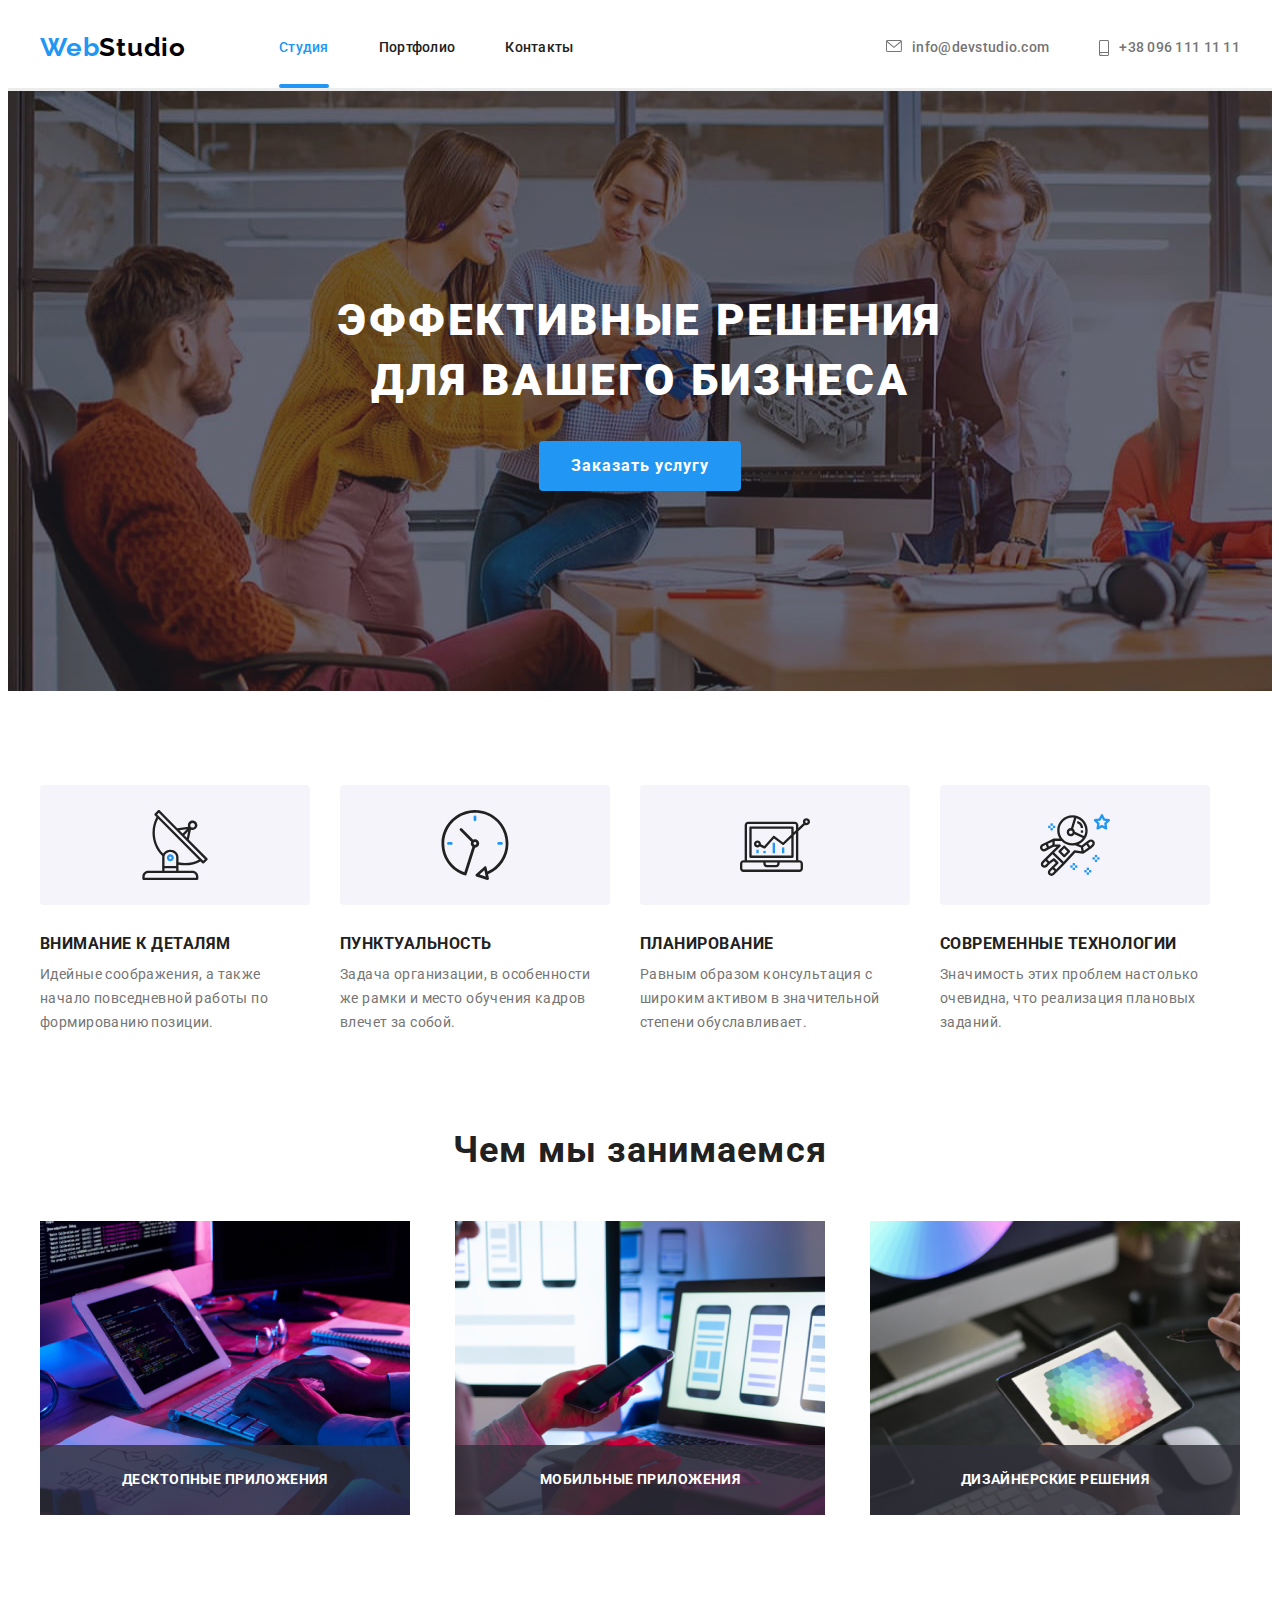
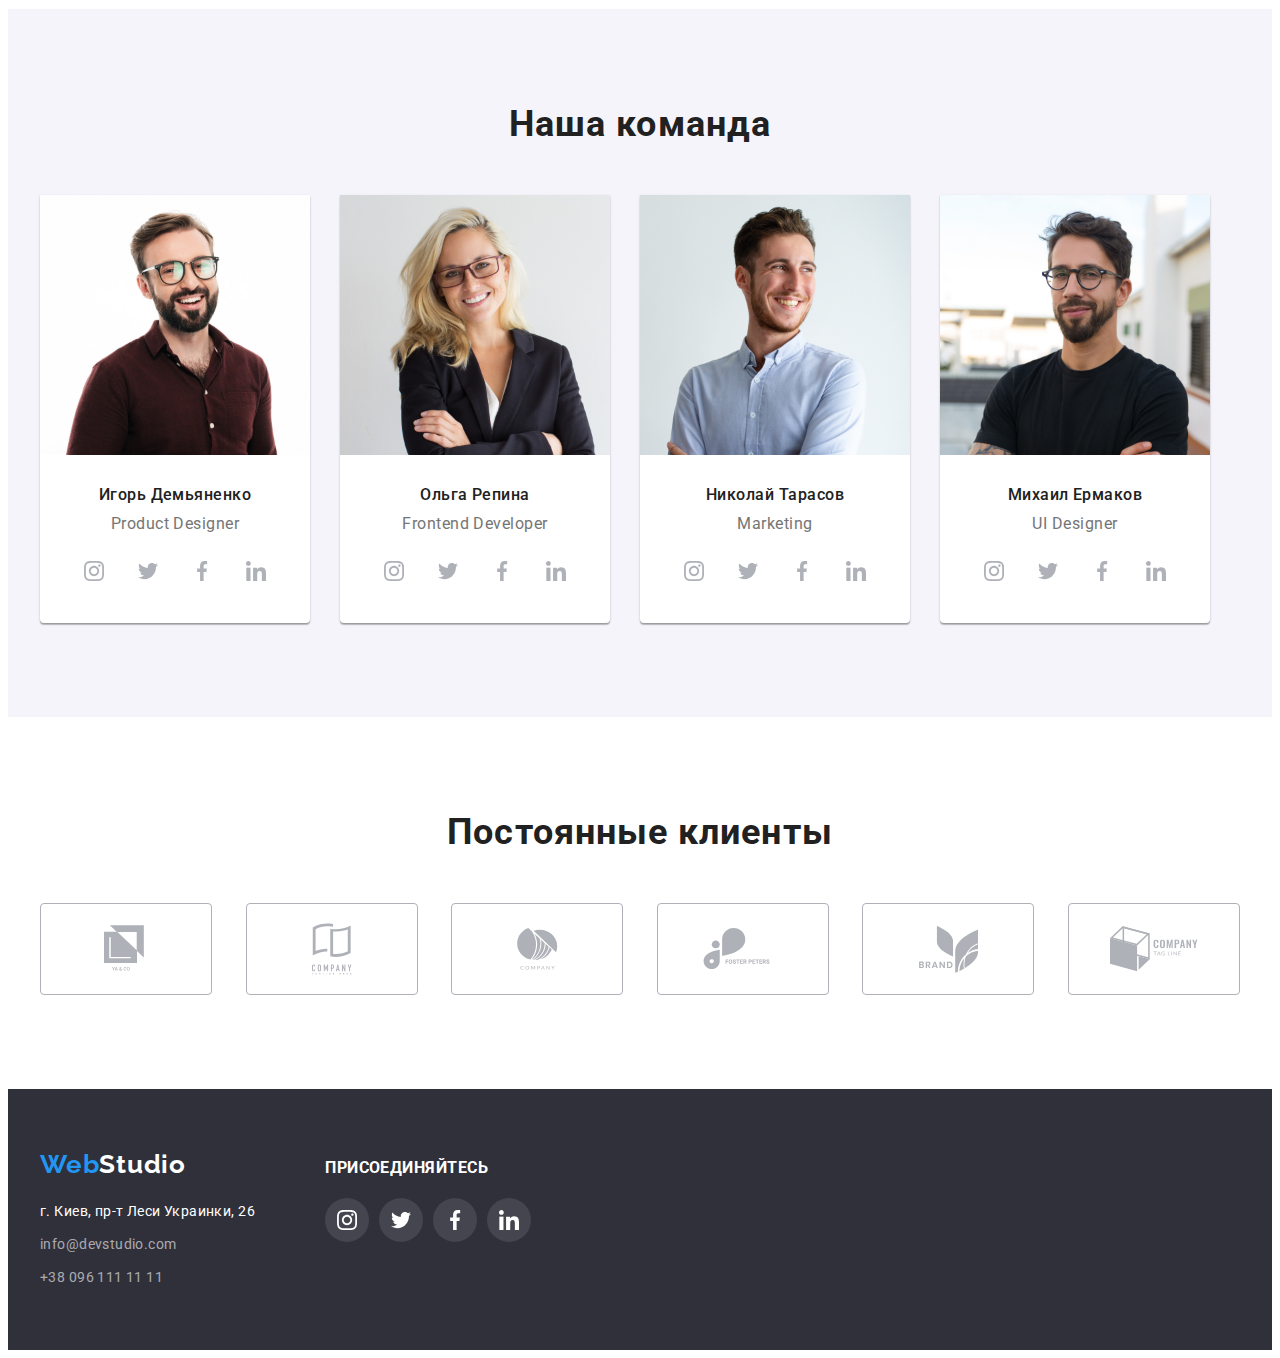
<file: index.html>
<!DOCTYPE html>
<html lang="ru">

<head>
    <meta charset="UTF-8">
    <meta http-equiv="X-UA-Compatible" content="IE=edge">
    <meta name="viewport" content="width=device-width, initial-scale=1.0">
    <title>Вебстудия</title>
    <link rel="stylesheet" href="https://cdnjs.cloudflare.com/ajax/libs/modern-normalize/1.0.0/modern-normalize.css"
        integrity="sha512-Zx6MlUMKSVJoQ+83OwhdILe8cSEsCzfqThJd7J/VA2UrK6Ctj85p+xzqfyuNXE5B1k25uUdmJ2OzItbBy9GHAQ=="
        crossorigin="anonymous" />
    <link rel="preconnect" href="https://fonts.gstatic.com">
        <link href="https://fonts.googleapis.com/css2?family=Raleway:wght@700&family=Roboto:wght@400;500;700;900&display=swap"
        rel="stylesheet">
    <link rel="stylesheet" href="./CSS/styles.css">
</head>

<body>
    <header class="header">
        <div class="container">
            <nav class="menu">
                <a class="link logo" href="index.html"><span class="logo-web-part">Web</span>Studio</a>
                <ul class="navigation-list list">
                <li class="navigation-item">
                    <a class="active-navigation-link navigation-link link" href="./index.html">Студия</a>
                </li>
                <li class="navigation-item">
                    <a class="navigation-link link" href="./portfolio.html">Портфолио</a>
                </li>
                <li class="navigation-item">
                    <a class="navigation-link link" href="">Контакты</a>
                </li>
            </ul>
            </nav>
            <ul class="contact-list list">
                <li class="header-contact">
                    <a class="header-contacts link" href="mailto:info@devstudio.com">
                    <svg width="16" height="12" class="contact-icons">
                        <use href="./images/sprite.svg#icon-envelope"></use>
                    </svg>
                    info@devstudio.com</a>
                </li>
                <li class="header-contact">
                    <a class="header-contacts link" href="tel:+380961111111">
                        <svg width="10" height="16" class="contact-icons">
                            <use href="./images/sprite.svg#icon-smartphone"></use>
                        </svg>
                    +38 096 111 11 11</a>
                </li>
            </ul>
        </div>
    </header>
    <main>
        <!--HERO-->
        <section class="hero">
            <div class="container">
                <h1 class="main-title">Эффективные решения для вашего бизнеса</h1>
                <button type="button" data-modal-open class="modal-btn">Заказать услугу</button>
            </div>
        </section>
        <!-- ABOUT -->
        <section class="about section">
            <div class="container">
                <h2 class="visually-hidden">Наши преимущества</h2>
                <ul class="list about-list">
                <li class="about-element">
                    <div class="about-img-containers">
                        <svg width="70" height="70" class="about-img">
                            <use href="./images/sprite.svg#icon-antenna"></use>
                        </svg>
                    </div>
                    <h3 class="about-list-item">Внимание к деталям</h3>
                    <p class="about-list-text">Идейные соображения, а также начало повседневной работы по формированию позиции.</p>
                </li>
                <li class="about-element">
                    <div class="about-img-containers">
                        <svg width="70" height="70" class="about-img">
                            <use href="./images/sprite.svg#icon-clock"></use>
                        </svg>
                    </div>
                    <h3 class="about-list-item">Пунктуальность</h3>
                    <p class="about-list-text">Задача организации, в особенности же рамки и место обучения кадров влечет за собой.</p>
                </li>
                <li class="about-element">
                    <div class="about-img-containers">
                        <svg width="70" height="70" class="about-img">
                            <use href="./images/sprite.svg#icon-diagram"></use>
                        </svg>
                    </div>
                    <h3 class="about-list-item">Планирование</h3>
                    <p class="about-list-text">Равным образом консультация с широким активом в значительной степени обуславливает.</p>
                </li>
                <li class="about-element">
                    <div class="about-img-containers">
                        <svg width="70" height="70" class="about-img">
                            <use href="./images/sprite.svg#icon-astronaut"></use>
                        </svg>
                    </div>
                    <h3 class="about-list-item">Современные технологии</h3>
                    <p class="about-list-text">Значимость этих проблем настолько очевидна, что реализация плановых заданий.</p>
                </li>
                </ul>
            </div>
        </section>
        <!--what we do-->
        <section class="what-we-do section">
            <div class="container">
                <h2 class="title">Чем мы занимаемся</h2>
                <ul class="we-do-list list">
                    <li class="we-do_item">
                        <img src="./images/what-we-do/box-1.jpg" width="370" height="294" alt="программист набирает код на клавиатуре">
                        <p class="we-do_decription">Десктопные приложения</p>
                    </li>
                    <li class="we-do_item">
                        <img src="./images/what-we-do/box-2.jpg" width="370" height="294" alt="дизайнер рисует  мобильное приложение">
                        <p class="we-do_decription">Мобильные приложения</p>
                    </li>
                    <li class="we-do_item">
                        <img src="./images/what-we-do/box-3.jpg" width="370" height="294" alt="дизайнер выбирает цвет на планшете">
                        <p class="we-do_decription">Дизайнерские решения</p>
                    </li>
                </ul>
            </div>
        </section>
        <!--TEAM-->
        <section class="team section">
            <div class="container">
                <h2 class="title">Наша команда</h2>
                <ul class="team-list list">
                    <li class="team-member-card">
                        <div>
                            <img src="./images/team/Ihor.jpg" width="270" height="260" alt="мужчина в бордовой рубашке и очках">
                            <div class="team-member-wrapper">
                                <h3 class="team-members">Игорь Демьяненко</h3>
                                <p class="member-porofession" lang="en">Product Designer</p>
                                <ul class="social-links-list list">
                                    <li class="social-link-item">
                                        <a class="social-link link" href="">
                                            <svg class="social-link-icon" width="20" height="20">
                                                <use href="./images/sprite.svg#icon-instagram"></use>
                                            </svg>
                                        </a>
                                    </li>
                                    <li class="social-link-item">
                                        <a class="social-link link" href="">
                                            <svg class="social-link-icon" width="20" height="20">
                                                <use href="./images/sprite.svg#icon-twitter"></use>
                                            </svg>
                                        </a>
                                    </li>
                                    <li class="social-link-item">
                                        <a class="social-link link" href="">
                                            <svg class="social-link-icon" width="20" height="20">
                                                <use href="./images/sprite.svg#icon-facebook"></use>
                                            </svg>
                                        </a>
                                    </li>
                                    <li class="social-link-item">
                                        <a class="social-link link" href="">
                                            <svg class="social-link-icon" width="20" height="20">
                                                <use href="./images/sprite.svg#icon-linkedin"></use>
                                            </svg>
                                        </a>
                                    </li>
                                </ul>
                            </div>
                        </div>
                    </li>
                    <li class="team-member-card">
                        <div>
                            <img src="./images/team/Olha.jpg" width="270" height="260" alt="блондинка в черном пиджаке">
                            <div class="team-member-wrapper">
                                <h3 class="team-members">Ольга Репина</h3>
                                <p class="member-porofession" lang="en">Frontend Developer</p>
                                <ul class="social-links-list list">
                                    <li class="social-link-item">
                                        <a class="social-link link" href="">
                                            <svg class="social-link-icon" width="20" height="20">
                                                <use href="./images/sprite.svg#icon-instagram"></use>
                                            </svg>
                                        </a>
                                    </li>
                                    <li class="social-link-item">
                                        <a class="social-link link" href="">
                                            <svg class="social-link-icon" width="20" height="20">
                                                <use href="./images/sprite.svg#icon-twitter"></use>
                                            </svg>
                                        </a>
                                    </li>
                                    <li class="social-link-item">
                                        <a class="social-link link" href="">
                                            <svg class="social-link-icon" width="20" height="20">
                                                <use href="./images/sprite.svg#icon-facebook"></use>
                                            </svg>
                                        </a>
                                    </li>
                                    <li class="social-link-item">
                                        <a class="social-link link" href="">
                                            <svg class="social-link-icon" width="20" height="20">
                                                <use href="./images/sprite.svg#icon-linkedin"></use>
                                            </svg>
                                        </a>
                                    </li>
                                </ul>
                            </div>
                        </div>
                    </li>
                    <li class="team-member-card">
                        <div>
                            <img src="./images/team/Nikolai.jpg" width="270" height="260" alt="Парень в белой рубашке">
                            <div class="team-member-wrapper">
                                <h3 class="team-members">Николай Тарасов</h3>
                                <p class="member-porofession" lang="en">Marketing</p>
                                <ul class="social-links-list list">
                                    <li class="social-link-item">
                                        <a class="social-link link" href="">
                                            <svg class="social-link-icon" width="20" height="20">
                                                <use href="./images/sprite.svg#icon-instagram"></use>
                                            </svg>
                                        </a>
                                    </li>
                                    <li class="social-link-item">
                                        <a class="social-link link" href="">
                                            <svg class="social-link-icon" width="20" height="20">
                                                <use href="./images/sprite.svg#icon-twitter"></use>
                                            </svg>
                                        </a>
                                    </li>
                                    <li class="social-link-item">
                                        <a class="social-link link" href="">
                                            <svg class="social-link-icon" width="20" height="20">
                                                <use href="./images/sprite.svg#icon-facebook"></use>
                                            </svg>
                                        </a>
                                    </li>
                                    <li class="social-link-item">
                                        <a class="social-link link" href="">
                                            <svg class="social-link-icon" width="20" height="20">
                                                <use href="./images/sprite.svg#icon-linkedin"></use>
                                            </svg>
                                        </a>
                                    </li>
                                </ul>
                            </div>
                        </div>
                    </li>
                    <li class="team-member-card">
                        <img src="./images/team/Mikhail.jpg" width="270" height="260" alt="Парень в черной футболке">
                        <div class="team-member-wrapper">
                            <h3 class="team-members">Михаил Ермаков</h3>
                            <p class="member-porofession" lang="en">UI Designer</p>
                            <ul class="social-links-list list">
                                    <li class="social-link-item">
                                        <a class="social-link link" href="">
                                            <svg class="social-link-icon" width="20" height="20">
                                                <use href="./images/sprite.svg#icon-instagram"></use>
                                            </svg>
                                        </a>
                                    </li>
                                    <li class="social-link-item">
                                        <a class="social-link link" href="">
                                            <svg class="social-link-icon" width="20" height="20">
                                                <use href="./images/sprite.svg#icon-twitter"></use>
                                            </svg>
                                        </a>
                                    </li>
                                    <li class="social-link-item">
                                        <a class="social-link link" href="">
                                            <svg class="social-link-icon" width="20" height="20">
                                                <use href="./images/sprite.svg#icon-facebook"></use>
                                            </svg>
                                        </a>
                                    </li>
                                    <li class="social-link-item">
                                        <a class="social-link link" href="">
                                            <svg class="social-link-icon" width="20" height="20">
                                                <use href="./images/sprite.svg#icon-linkedin"></use>
                                            </svg>
                                        </a>
                                    </li>
                                </ul>
                        </div>
                    </li>
                </ul>
            </div>
        </section>
        <section class="section">
            <div class="container">
                <h2 class="title">Постоянные клиенты</h2>
                <ul class="clients-list list">
                    <li class="client-item">
                        <a class="client-link link" href="#icon-client1">
                            <svg class="client-icon" width="44" height="49">
                                <use href="./images/sprite.svg#icon-client1"></use>
                            </svg>
                        </a>
                    </li>
                    <li class="client-item">
                        <a class="client-link link" href="#icon-client2">
                            <svg class="client-icon" width="40" height="52">
                                <use href="./images/sprite.svg#icon-client2"></use>
                            </svg>
                        </a>
                    </li>
                    <li class="client-item">
                        <a class="client-link link" href="#icon-client3">
                            <svg class="client-icon" width="41" height="42">
                                <use href="./images/sprite.svg#icon-client3"></use>
                            </svg>
                        </a>
                    </li>
                    <li class="client-item">
                        <a class="client-link link" href="#icon-client4">
                            <svg class="client-icon" width="80" height="42">
                                <use href="./images/sprite.svg#icon-client4"></use>
                            </svg>
                        </a>
                    </li>
                    <li class="client-item">
                        <a class="client-link link" href="#icon-client5">
                            <svg class="client-icon" width="59" height="47">
                                <use href="./images/sprite.svg#icon-client5"></use>
                            </svg>
                        </a>
                    </li>
                    <li class="client-item">
                        <a class="client-link link" href="#icon-client6">
                            <svg class="client-icon" width="88" height="46">
                                <use href="./images/sprite.svg#icon-client6"></use>
                            </svg>
                        </a>
                    </li>
                </ul>
            </div>
        </section>
    </main>
    <footer class="footer">
        <div class="container">
            <div class="internal-links">
                <a class="link logo logo-footer" href="index.html"><span class="logo-web-part">Web</span>Studio</a>
                <address class="footer-contacts-list">
                    <ul class="list">
                        <li class="footer-contacts-list-item">
                            <a class="link address" href="https://goo.gl/maps/49gHyc8vdsA3i8d18" rel="noopener noreferrer">г. Киев, пр-т
                                Леси Украинки, 26</a>
                        </li>
                        <li class="footer-contacts-list-item">
                            <a class="link footer-contacts" href="mailto:info@devstudio.com">info@devstudio.com</a>
                        </li>
                        <li class="footer-contacts-list-item">
                            <a class="link footer-contacts" href="tel:+380961111111">+38 096 111 11 11</a>
                        </li>
                    </ul>
                </address>
            </div>
            <div class="join-us-links-list">
                <h3 class="join-us-caption">Присоединяйтесь</h3>
                <ul class="footer-social-links-list list">
                    <li class="footer-social-link-item">
                        <a class="footer-social-link link" href="">
                            <svg class="footer-social-link-icon" width="20" height="20">
                                <use href="./images/sprite.svg#icon-instagram"></use>
                            </svg>
                        </a>
                    </li>
                    <li class="footer-social-link-item">
                        <a class="footer-social-link link" href="">
                            <svg class="footer-social-link-icon" width="20" height="20">
                                <use href="./images/sprite.svg#icon-twitter"></use>
                            </svg>
                        </a>
                    </li>
                    <li class="footer-social-link-item">
                        <a class="footer-social-link link" href="">
                            <svg class="footer-social-link-icon" width="20" height="20">
                                <use href="./images/sprite.svg#icon-facebook"></use>
                            </svg>
                        </a>
                    </li>
                    <li class="footer-social-link-item">
                        <a class="footer-social-link link" href="">
                            <svg class="footer-social-link-icon" width="20" height="20">
                                <use href="./images/sprite.svg#icon-linkedin"></use>
                            </svg>
                        </a>
                    </li>
                </ul>
            </div>
        </div>
    </footer>
    <div class="backdrop is-hidden" data-modal>
        <div class="modal">
            <button class="close_modal-btn_button" data-modal-close type="button">
                <svg class="close_modal-btn_icon" width="11" height="11">
                    <use href="./images/sprite.svg#icon-close-black-18dp-2-1"></use>
                </svg>
            </button>
        </div>
    </div>
    <script src="./js/modal.js"></script>
</body>
</html>
</file>
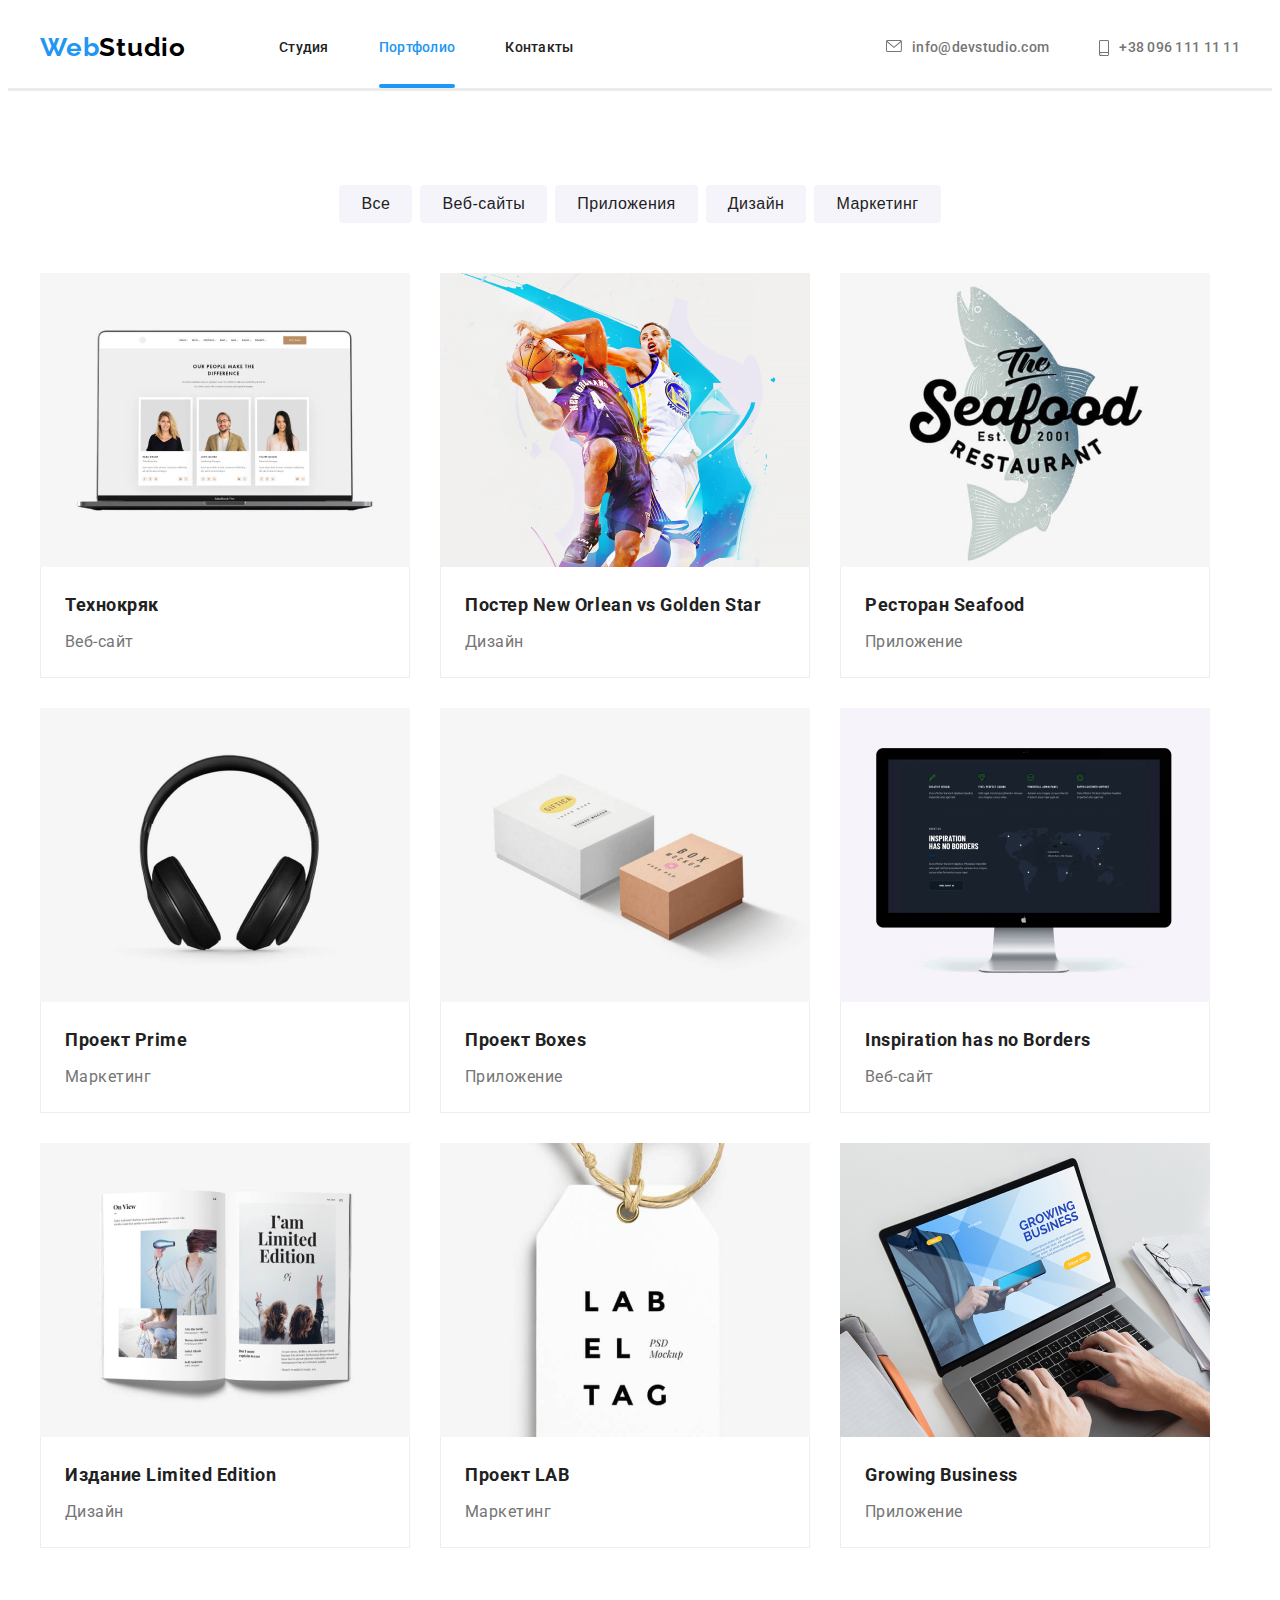
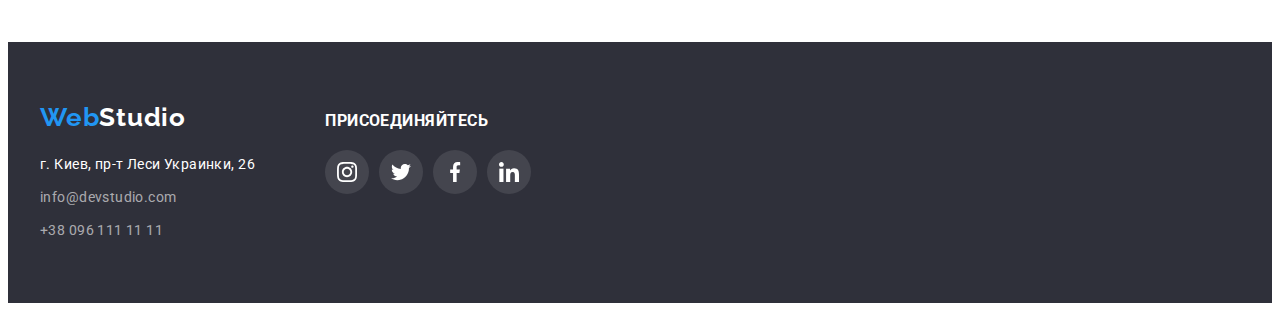
<file: portfolio.html>
<!DOCTYPE html>
<html lang="ru">

<head>
    <meta charset="UTF-8">
    <meta http-equiv="X-UA-Compatible" content="IE=edge">
    <meta name="viewport" content="width=device-width, initial-scale=1.0">
    <title>Вебстудия</title>
    <link rel="stylesheet" href="https://cdnjs.cloudflare.com/ajax/libs/modern-normalize/1.0.0/modern-normalize.css"
        integrity="sha512-Zx6MlUMKSVJoQ+83OwhdILe8cSEsCzfqThJd7J/VA2UrK6Ctj85p+xzqfyuNXE5B1k25uUdmJ2OzItbBy9GHAQ=="
        crossorigin="anonymous" />
    <link rel="preconnect" href="https://fonts.gstatic.com">
    <link href="https://fonts.googleapis.com/css2?family=Raleway:wght@700&family=Roboto:wght@400;500;700;900&display=swap"
        rel="stylesheet">
    <link rel="stylesheet" href="./CSS/styles.css">
</head>
<body>
    <header class="header">
        <div class="container">
            <nav class="menu">
                <a class="link logo" href="index.html"><span class="logo-web-part">Web</span>Studio</a>
                <ul class="navigation-list list">
                    <li class="navigation-item">
                        <a class="navigation-link link" href="./index.html">Студия</a>
                    </li>
                    <li class="navigation-item">
                        <a class="active-navigation-link navigation-link link" href="./portfolio.html">Портфолио</a>
                    </li>
                    <li class="navigation-item">
                        <a class="navigation-link link" href="">Контакты</a>
                    </li>
                </ul>
            </nav>
            <ul class="contact-list list">
                <li class="header-contact">
                    <a class="header-contacts link" href="mailto:info@devstudio.com">
                        <svg width="16" height="12" class="contact-icons">
                            <use href="./images/sprite.svg#icon-envelope"></use>
                        </svg>
                        info@devstudio.com</a>
                </li>
                <li class="header-contact">
                    <a class="header-contacts link" href="tel:+380961111111">
                        <svg width="10" height="16" class="contact-icons">
                            <use href="./images/sprite.svg#icon-smartphone"></use>
                        </svg>
                        +38 096 111 11 11</a>
                </li>
            </ul>
            </div>
            </header>
    <main>
        <!-- PORTFOLIO -->
        <section class="section">
            <div class="container">
                <h1 class="portfolio visually-hidden">Портфолио</h1>
                <ul class="portfolio-btn-list list">
                    <li class="portfolio-btn-list-item">
                        <button class="portfolio-btn" type="button">Все</button>
                    </li>
                    <li class="portfolio-btn-list-item">
                        <button class="portfolio-btn" type="button">Веб-сайты</button>
                    </li>
                    <li class="portfolio-btn-list-item">
                        <button class="portfolio-btn" type="button">Приложения</button>
                    </li>
                    <li class="portfolio-btn-list-item">
                        <button class="portfolio-btn" type="button">Дизайн</button>
                    </li>
                    <li class="portfolio-btn-list-item">
                        <button class="portfolio-btn" type="button">Маркетинг</button>
                    </li>
                </ul>
                <ul class="portfolio-list list">
                    <li class="portfolio-list-item">
                        <a class="portfolio-item-link link" href="">
                            <div class="portfolio-overlay_container">
                            <img src="./images/portfolio/portfolio-1.jpg" alt="Ноутбук" width="370" height="294">
                            <p class="portfolio_overlay">
                                Технокряк это современная площадка распространения коронавируса. Компании используют эту платформу для цифрового
                                шпионажа и атак на защищённые сервера конкурентов.
                            </p>
                            </div>
                            <div class="portfolio-subtitle-wrapper">
                                <h2 class="portfolio-item">Технокряк</h2>
                                <p class="portfolio-subtitle">Веб-сайт</p>
                            </div>
                        </a>
                    </li>
                    <li class="portfolio-list-item">
                        <a class="portfolio-item-link link" href="">
                            <div class="portfolio-overlay_container">
                            <img src="./images/portfolio/portfolio-2.jpg" alt="Баскетболисты на постере" width="370" height="294">
                            <p class="portfolio_overlay">
                                Технокряк это современная площадка распространения коронавируса. Компании используют эту платформу для цифрового
                                шпионажа и атак на защищённые сервера конкурентов.
                            </p>
                            </div>
                            <div class="portfolio-subtitle-wrapper">
                                <h2 class="portfolio-item">Постер New Orlean vs Golden Star</h2>
                                <p class="portfolio-subtitle">Дизайн</p>
                            </div>
                        </a>
                    </li>
                    <li class="portfolio-list-item">
                        <a class="portfolio-item-link link" href="">
                            <div class="portfolio-overlay_container">
                            <img src="./images/portfolio/portfolio-3.jpg" alt="Логотип ресторана" width="370" height="294">
                            <p class="portfolio_overlay">
                                Технокряк это современная площадка распространения коронавируса. Компании используют эту платформу для цифрового
                                шпионажа и атак на защищённые сервера конкурентов.
                            </p>
                            </div>
                            <div class="portfolio-subtitle-wrapper">
                                <h2 class="portfolio-item">Ресторан Seafood</h2>
                                <p class="portfolio-subtitle">Приложение</p>
                            </div>
                        </a>
                    </li>
                    <li class="portfolio-list-item">
                        <a class="portfolio-item-link link" href="">
                            <div class="portfolio-overlay_container">
                            <img src="./images/portfolio/portfolio-4.jpg" alt="Наушники" width="370" height="294">
                            <p class="portfolio_overlay">
                                Технокряк это современная площадка распространения коронавируса. Компании используют эту платформу для цифрового
                                шпионажа и атак на защищённые сервера конкурентов.
                            </p>
                            </div>
                            <div class="portfolio-subtitle-wrapper">
                                <h2 class="portfolio-item">Проект Prime</h2>
                                <p class="portfolio-subtitle">Маркетинг</p>
                            </div>
                        </a>             
                        </li>
                    <li class="portfolio-list-item">
                        <a class="portfolio-item-link link" href="">
                            <div class="portfolio-overlay_container">
                            <img src="./images/portfolio/portfolio-5.jpg" alt="2 коробки" width="370" height="294">
                            <p class="portfolio_overlay">
                                Технокряк это современная площадка распространения коронавируса. Компании используют эту платформу для цифрового
                                шпионажа и атак на защищённые сервера конкурентов.
                            </p>
                            </div>
                            <div class="portfolio-subtitle-wrapper">
                                <h2 class="portfolio-item">Проект Boxes</h2>
                                <p class="portfolio-subtitle">Приложение</p>
                            </div>
                        </a>
                    </li>
                    <li class="portfolio-list-item">
                        <a class="portfolio-item-link link" href="">
                            <div class="portfolio-overlay_container">
                            <img src="./images/portfolio/portfolio-6.jpg" alt="Монитор" width="370" height="294">
                            <p class="portfolio_overlay">
                                Технокряк это современная площадка распространения коронавируса. Компании используют эту платформу для цифрового
                                шпионажа и атак на защищённые сервера конкурентов.
                            </p>
                            </div>
                            <div class="portfolio-subtitle-wrapper">
                                <h2 class="portfolio-item">Inspiration has no Borders</h2>
                                <p class="portfolio-subtitle">Веб-сайт</p>
                            </div>
                        </a>          
                    </li>
                    <li class="portfolio-list-item">
                        <a class="portfolio-item-link link" href="">
                            <div class="portfolio-overlay_container">
                            <img src="./images/portfolio/portfolio-7.jpg" alt="Разворот книги" width="370" height="294">
                            <p class="portfolio_overlay">
                                Технокряк это современная площадка распространения коронавируса. Компании используют эту платформу для цифрового
                                шпионажа и атак на защищённые сервера конкурентов.
                            </p>
                            </div>
                            <div class="portfolio-subtitle-wrapper">
                                <h2 class="portfolio-item">Издание Limited Edition</h2>
                                <p class="portfolio-subtitle">Дизайн</p>
                            </div>
                        </a>           
                    </li>
                    <li class="portfolio-list-item">
                        <a class="portfolio-item-link link" href="">
                            <div class="portfolio-overlay_container">
                            <img src="./images/portfolio/portfolio-8.jpg" alt="бирка на веревке" width="370" height="294">
                            <p class="portfolio_overlay">
                                Технокряк это современная площадка распространения коронавируса. Компании используют эту платформу для цифрового
                                шпионажа и атак на защищённые сервера конкурентов.
                            </p>
                            </div>
                            <div class="portfolio-subtitle-wrapper">
                                <h2 class="portfolio-item">Проект LAB</h2>
                                <p class="portfolio-subtitle">Маркетинг</p>
                            </div>
                        </a>              
                        </li>
                    <li class="portfolio-list-item">
                        <a class="portfolio-item-link link" href="">
                            <div class="portfolio-overlay_container">
                            <img src="./images/portfolio/portfolio-9.jpg" alt="работа за ноутбуком" width="370" height="294">
                            <p class="portfolio_overlay">
                                Технокряк это современная площадка распространения коронавируса. Компании используют эту платформу для цифрового
                                шпионажа и атак на защищённые сервера конкурентов.
                            </p>
                            </div>
                            <div class="portfolio-subtitle-wrapper">
                                <h2 class="portfolio-item">Growing Business</h2>
                                <p class="portfolio-subtitle">Приложение</p>
                            </div>
                        </a>
                    </li>
                </ul>
            </div>
        </section>
    </main>
    <footer class="footer">
        <div class="container">
            <div class="internal-links">
                <a class="link logo logo-footer" href="index.html"><span class="logo-web-part">Web</span>Studio</a>
                <address class="footer-contacts-list">
                    <ul class="list">
                        <li class="footer-contacts-list-item">
                            <a class="link address" href="https://goo.gl/maps/49gHyc8vdsA3i8d18"
                                rel="noopener noreferrer">г. Киев, пр-т
                                Леси Украинки, 26</a>
                        </li>
                        <li class="footer-contacts-list-item">
                            <a class="link footer-contacts" href="mailto:info@devstudio.com">info@devstudio.com</a>
                        </li>
                        <li class="footer-contacts-list-item">
                            <a class="link footer-contacts" href="tel:+380961111111">+38 096 111 11 11</a>
                        </li>
                    </ul>
                </address>
            </div>
            <div class="join-us-links-list">
                <h3 class="join-us-caption">Присоединяйтесь</h3>
                <ul class="footer-social-links-list list">
                    <li class="footer-social-link-item">
                        <a class="footer-social-link link" href="">
                            <svg class="footer-social-link-icon" width="20" height="20">
                                <use href="./images/sprite.svg#icon-instagram"></use>
                            </svg>
                        </a>
                    </li>
                    <li class="footer-social-link-item">
                        <a class="footer-social-link link" href="">
                            <svg class="footer-social-link-icon" width="20" height="20">
                                <use href="./images/sprite.svg#icon-twitter"></use>
                            </svg>
                        </a>
                    </li>
                    <li class="footer-social-link-item">
                        <a class="footer-social-link link" href="">
                            <svg class="footer-social-link-icon" width="20" height="20">
                                <use href="./images/sprite.svg#icon-facebook"></use>
                            </svg>
                        </a>
                    </li>
                    <li class="footer-social-link-item">
                        <a class="footer-social-link link" href="">
                            <svg class="footer-social-link-icon" width="20" height="20">
                                <use href="./images/sprite.svg#icon-linkedin"></use>
                            </svg>
                        </a>
                    </li>
                </ul>
            </div>
        </div>
    </footer>
    </body>
    
    </html>
</file>
<file: CSS/styles.css>
:root {
  --main-font: 'Roboto', sans-serif;
  --main-color: #212121;
  --secondary-color: #757575;
  --accent-color: #2196f3;
  --accent-button: #188ce8;
  --main-lite-color: #ffffff;
  --background-light-color: #f5f4fa;
  --background-dark-color: #2f303a;
  --main-dark-color: #000000;
  --icon-color: #afb1b8;
}

p,
h1,
h2,
h3,
h4,
h5,
h6 {
  margin: 0;
}

ul,
ol {
  padding: 0;
  margin: 0;
}

img {
  display: block;
  max-width: 100%;
  height: auto;
}

.visually-hidden {
  position: absolute;
  width: 1px;
  height: 1px;
  margin: -1px;
  padding: 0;
  overflow: hidden;
  border: 0;
  clip: rect(0, 0, 0, 0);
}

body {
  font-family: var(--main-font);
  color: var(--main-color);
  background-color: var(-main-lite-color);
  font-size: 14px;
}

*::before,
*::after {
  box-sizing: border-box;
}

.link {
  text-decoration: none;
}

.list {
  list-style: none;
}

/* Цвет контура при фокусе заменен на акцентный цвет для поддержания стилистики сайта) */
/* :focus {
  outline-color: var(--accent-color);
} */

/* ================COMPONENTS============= */
.logo {
  font-family: 'Raleway', sans-serif;
  font-weight: 700;
  font-size: 26px;
  line-height: 1.19;
  color: var(--main-dark-color);
  letter-spacing: 0.03em;
}

.logo-footer {
  color: var(--main-lite-color);
}

.logo-web-part {
  color: var(--accent-color);
}

.title {
  font-weight: 700;
  font-size: 36px;
  line-height: 1.17;
  letter-spacing: 0.03em;
  margin: 0 auto 50px;
  text-align: center;
}

.container {
  width: 1200px;
  margin: 0 auto;
  padding: 0 15px;
}

.section {
  padding: 94px 0px;
}

/* hover/focus link-stile*/
.header-contacts:hover,
.header-contacts:focus,
.navigation-link:hover,
.navigation-link:focus,
.address:hover,
.address:focus,
.footer-contacts:hover,
.footer-contacts:focus {
  color: var(--accent-color);
}

/* ================END COMPONENTS============= */

/* ================HEADER============= */
.header {
  background-color: var(--main-lite-color);
  border-bottom: #ececec solid;
}
.header .container {
  display: flex;
  align-items: center;
}

.header .logo {
  margin-right: 93px;
  display: block;
  padding-top: 24px;
  padding-bottom: 25px;
}

.menu {
  display: flex;
  align-items: center;
}

.navigation-list {
  display: flex;
}

.navigation-link {
  display: block;
  font-weight: 500;
  line-height: 1.14;
  letter-spacing: 0.02em;
  color: var(--main-color);
  padding: 32px 0;
  transition: color 250ms cubic-bezier(0.4, 0, 0.2, 1);
  position: relative;
}

.navigation-item:not(:last-child) {
  margin-right: 50px;
}

.active-navigation-link {
  color: var(--accent-color);
  /* position: relative; */
}

.navigation-link::after {
  content: '';
  background-color: var(--accent-color);
  display: block;
  width: 100%;
  height: 4px;
  border-radius: 2px;
  position: absolute;
  bottom: 0;
  transform: scaleX(0);
  transition: transform 250ms;
}

.navigation-link:hover::after,
.navigation-link:focus::after {
  transform: scaleX(1);
}

.active-navigation-link::after {
  content: '';
  background-color: var(--accent-color);
  display: block;
  width: 100%;
  height: 4px;
  border-radius: 2px;
  position: absolute;
  bottom: 0;
  transform: scale(1);
}

.contact-list {
  display: flex;
  margin-left: auto;
}

.contact-icons {
  vertical-align: middle;
  margin-right: 10px;
  fill: currentColor;
}

.header-contact:not(:last-child) {
  margin-right: 50px;
}

.header-contacts {
  display: flex;
  font-weight: 500;
  line-height: 1.14;
  letter-spacing: 0.02em;
  color: var(--secondary-color);
  padding: 32px 0;
  transition: color 250ms cubic-bezier(0.4, 0, 0.2, 1);
}

/* ================END HEADER============= */

/* ================HERO============= */
.hero {
  background-color: var(--background-dark-color);
  background-image: linear-gradient(
      rgba(47, 48, 58, 0.4),
      rgba(47, 48, 58, 0.4)
    ),
    url(../images/hero/hero-bcgr-img.jpg);
  padding: 200px 0;
  max-width: 1600px;
  background-repeat: no-repeat;
  background-size: cover;
  margin: 0 auto;
}

.main-title {
  font-weight: 900;
  font-size: 44px;
  line-height: 1.36;
  letter-spacing: 0.06em;
  text-transform: uppercase;
  color: var(--main-lite-color);
  width: 696px;
  text-align: center;
  margin: 0 auto;
}

.modal-btn {
  display: block;
  background-color: var(--accent-color);
  font-weight: 700;
  font-size: 16px;
  line-height: 1.87;
  align-items: center;
  text-align: center;
  letter-spacing: 0.06em;
  color: var(--main-lite-color);
  font-family: inherit;
  border: 0;
  border-radius: 4px;
  min-width: 200px;
  padding: 10px 32px;
  margin: 30px auto 0;
  transition: background-color 250ms cubic-bezier(0.4, 0, 0.2, 1);
}

.modal-btn:hover,
.modal-btn:focus {
  background-color: var(--accent-button);
  cursor: pointer;
}

/* ================END HERO============= */

/* ================ABOUT============= */
.about-list {
  display: flex;
}

.about-element {
  width: 270px;
}

.about-element:not(:last-child) {
  margin-right: 30px;
}

.about-img-containers {
  display: flex;
  justify-content: center;
  align-items: center;
  border-radius: 4px;
  height: 120px;
  margin-bottom: 30px;
  background-color: var(--background-light-color);
}

.about-list-item {
  font-weight: 700;
  line-height: 1.14;
  letter-spacing: 0.03em;
  text-transform: uppercase;
  margin-bottom: 10px;
}

.about-list-text {
  font-weight: 400;
  line-height: 1.71;
  letter-spacing: 0.03em;
  color: var(--secondary-color);
}

/* ================END ABOUT============= */

/* ================WHAT WE DO============= */
.section + .what-we-do {
  padding-top: 0;
}

.we-do-list {
  display: flex;
  justify-content: space-between;
}

.we-do_item {
  position: relative;
}

.we-do_decription {
  display: flex;
  position: absolute;
  width: 100%;
  height: 70px;
  justify-content: center;
  align-items: center;
  font-weight: 700;
  font-size: 14px;
  line-height: 1.14;
  letter-spacing: 0.03em;
  color: var(--main-lite-color);
  text-align: center;
  text-transform: uppercase;
  bottom: 0;
  left: 0;
  background: rgba(47, 48, 58, 0.8);
}

/* ================WHAT WE DO============= */

/* ================TEAM============= */
.team-list {
  display: flex;
  flex-wrap: wrap;
  margin-left: -30px;
  margin-top: -30px;
}

.team-member-card {
  flex-basis: calc (100% / 4 - 30px);
  margin-left: 30px;
  margin-top: 30px;
  background-color: var(--main-lite-color);
  border-radius: 0px 0px 4px 4px;
  box-shadow: 0px 1px 3px rgba(0, 0, 0, 0.12), 0px 1px 1px rgba(0, 0, 0, 0.14),
    0px 2px 1px rgba(0, 0, 0, 0.2);
  width: 270px;
}

.team-member-wrapper {
  padding: 30px 32px;
}

.team-members {
  font-weight: 500;
  font-size: 16px;
  line-height: 1.19;
  letter-spacing: 0.03em;
  text-align: center;
}

.member-porofession {
  font-weight: 400;
  font-size: 16px;
  line-height: 1.19;
  letter-spacing: 0.03em;
  color: var(--secondary-color);
  text-align: center;
  margin-top: 10px;
}

.team {
  background-color: var(--background-light-color);
}

.social-links-list {
  display: flex;
  margin-top: 16px;
  justify-content: space-between;
}

.social-link {
  display: flex;
  justify-content: center;
  align-items: center;
  border-radius: 50%;
  width: 44px;
  height: 44px;
  color: var(--icon-color);
  transition: background-color 250ms cubic-bezier(0.4, 0, 0.2, 1),
    color 250ms cubic-bezier(0.4, 0, 0.2, 1);
}

.social-link-icon {
  fill: currentColor;
}

.social-link:hover,
.social-link:focus {
  background-color: var(--accent-color);
  color: var(--main-lite-color);
}

/* ================END TEAM============= */

/* ================CLIENTS============= */
.clients-list {
  display: flex;
  justify-content: space-between;
}

.client-link {
  display: flex;
  justify-content: center;
  align-items: center;
  width: 170px;
  height: 90px;
  border: 1px solid var(--icon-color);
  border-radius: 4px;
  color: var(--icon-color);
  transition: border-color 250ms cubic-bezier(0.4, 0, 0.2, 1),
    color 250ms cubic-bezier(0.4, 0, 0.2, 1);
}

.client-icon {
  fill: currentColor;
}

.client-link:hover,
.client-link:focus {
  border-color: var(--accent-color);
  color: var(--accent-color);
}

/* ================END CLIENTS============= */

/* ================FOOTER============= */
.footer {
  padding: 60px 0;
  background-color: var(--background-dark-color);
}

.footer .container {
  display: flex;
  align-items: baseline;
}

.internal-links {
  margin-right: 70px;
}

.footer-contacts-list {
  display: block;
  font-style: normal;
  font-weight: 400;
  line-height: 1.71;
  letter-spacing: 0.03em;
  margin-top: 20px;
}

.address {
  color: var(--main-lite-color);
  transition: color 250ms cubic-bezier(0.4, 0, 0.2, 1);
}

.footer-contacts {
  display: block;
  font-weight: 400;
  line-height: 1.71;
  letter-spacing: 0.03em;
  color: rgba(255, 255, 255, 0.6);
  transition: color 250ms cubic-bezier(0.4, 0, 0.2, 1);
}

.footer-contacts-list-item:not(:last-child) {
  margin-bottom: 9px;
}

.join-us-links-list {
  width: 206px;
  height: 80px;
}

.join-us-caption {
  font-weight: 700;
  line-height: 1.14;
  letter-spacing: 0.03em;
  text-transform: uppercase;
  margin-bottom: 20px;
  color: var(--main-lite-color);
}

.footer-social-links-list {
  display: flex;
  justify-content: space-between;
}

.footer-social-link {
  display: flex;
  width: 44px;
  height: 44px;
  border-radius: 50%;
  justify-content: center;
  align-items: center;
  background: rgba(255, 255, 255, 0.1);
  transition: background-color 250ms cubic-bezier(0.4, 0, 0.2, 1);
}

.footer-social-link-icon {
  fill: var(--main-lite-color);
}

.footer-social-link:hover,
.footer-social-link:focus {
  background-color: var(--accent-color);
}

/* ================END FOOTER============= */

/* *************** portfolio.html **************** */

/* ================PORTFOLIO============= */

.portfolio-btn-list {
  display: flex;
  justify-content: center;
  margin-bottom: 50px;
}

.portfolio-btn {
  font-weight: 500;
  font-size: 16px;
  line-height: 1.63;
  text-align: center;
  letter-spacing: 0.03em;
  color: var(--main-color);
  border: 0;
  background-color: var(--background-light-color);
  border-radius: 4px;
  padding: 6px 22px;
  transition: color 250ms cubic-bezier(0.4, 0, 0.2, 1),
    background-color 250ms cubic-bezier(0.4, 0, 0.2, 1),
    box-shadow 250ms cubic-bezier(0.4, 0, 0.2, 1);
}

.portfolio-btn-list-item:not(:last-child) {
  margin-right: 8px;
}

.portfolio-btn:hover,
.portfolio-btn:focus {
  color: var(--main-lite-color);
  cursor: pointer;
  background-color: var(--accent-color);
  box-shadow: 0px 3px 1px rgba(0, 0, 0, 0.1), 0px 1px 2px rgba(0, 0, 0, 0.08),
    0px 2px 2px rgba(0, 0, 0, 0.12);
}

.portfolio-list {
  display: flex;
  flex-wrap: wrap;
  margin-left: -30px;
  margin-top: -30px;
}

.portfolio-list-item {
  margin-left: 30px;
  margin-top: 30px;
  flex-basis: calc (100% / 3 - 30px);
}

.portfolio-item-link {
  display: block;
  transition: box-shadow 250ms cubic-bezier(0.4, 0, 0.2, 1);
}

.portfolio-item-link:hover,
.portfolio-item-link:focus {
  box-shadow: 0px 1px 1px rgba(0, 0, 0, 0.12), 0px 4px 4px rgba(0, 0, 0, 0.06),
    1px 4px 6px rgba(0, 0, 0, 0.16);
}

.portfolio-overlay_container {
  position: relative;
  overflow: hidden;
}

.portfolio_overlay {
  position: absolute;
  height: 294px;
  left: 0;
  top: 0;
  transform: translateY(101%);
  transition: transform 250ms;
  background: rgba(33, 150, 243, 0.9);
  width: 370px;
  padding: 63px 24px;
  font-size: 18px;
  line-height: 1.56;
  vertical-align: top;
  letter-spacing: 0.03em;
  color: var(--main-lite-color);
  overflow: auto;
  /* overflow: hidden; */
}

.portfolio-item-link:hover .portfolio_overlay,
.portfolio-item-link:focus .portfolio_overlay {
  transform: translateY(0);
}

.portfolio-subtitle-wrapper {
  border: 1px solid #eeeeee;
  border-top: none;
  padding: 20px 24px;
}

.portfolio-item {
  font-weight: 700;
  font-size: 18px;
  line-height: 2;
  letter-spacing: 0.03em;
  margin-bottom: 4px;
  color: var(--main-color);
}

.portfolio-subtitle {
  font-size: 16px;
  line-height: 1.87;
  letter-spacing: 0.03em;
  color: var(--secondary-color);
}
/* ================END PORTFOLIO============= */

/* ================MODAL BTN============= */
.backdrop {
  position: fixed;
  top: 0;
  left: 0;
  width: 100vw;
  height: 100vh;
  background-color: rgba(0, 0, 0, 0.5);
}

.is-hidden {
  opacity: 0;
  visibility: hidden;
  pointer-events: none;
  transition: 250ms;
}

.is-hidden .modal {
  transform: translate(-50%, -50%) scale(0.5);
}

.modal {
  position: absolute;
  width: 528px;
  height: 581px;
  background-color: var(--main-lite-color);
  left: 50%;
  top: 50%;
  transform: translate(-50%, -50%) scale(1);
  box-shadow: 0px 1px 3px rgba(0, 0, 0, 0.12), 0px 1px 1px rgba(0, 0, 0, 0.14),
    0px 2px 1px rgba(0, 0, 0, 0.2);
  border-radius: 4px;
  transition: transform 250ms cubic-bezier(0.4, 0, 0.2, 1);
}

.close_modal-btn_button {
  position: absolute;
  display: flex;
  justify-content: center;
  align-items: center;
  border-radius: 50%;
  width: 30px;
  height: 30px;
  background: var(--main-lite-color);
  border: 1px solid rgba(0, 0, 0, 0.1);
  cursor: pointer;
  top: 8px;
  right: 8px;
}

/* ================END MODAL BTN============= */ ;
</file>
